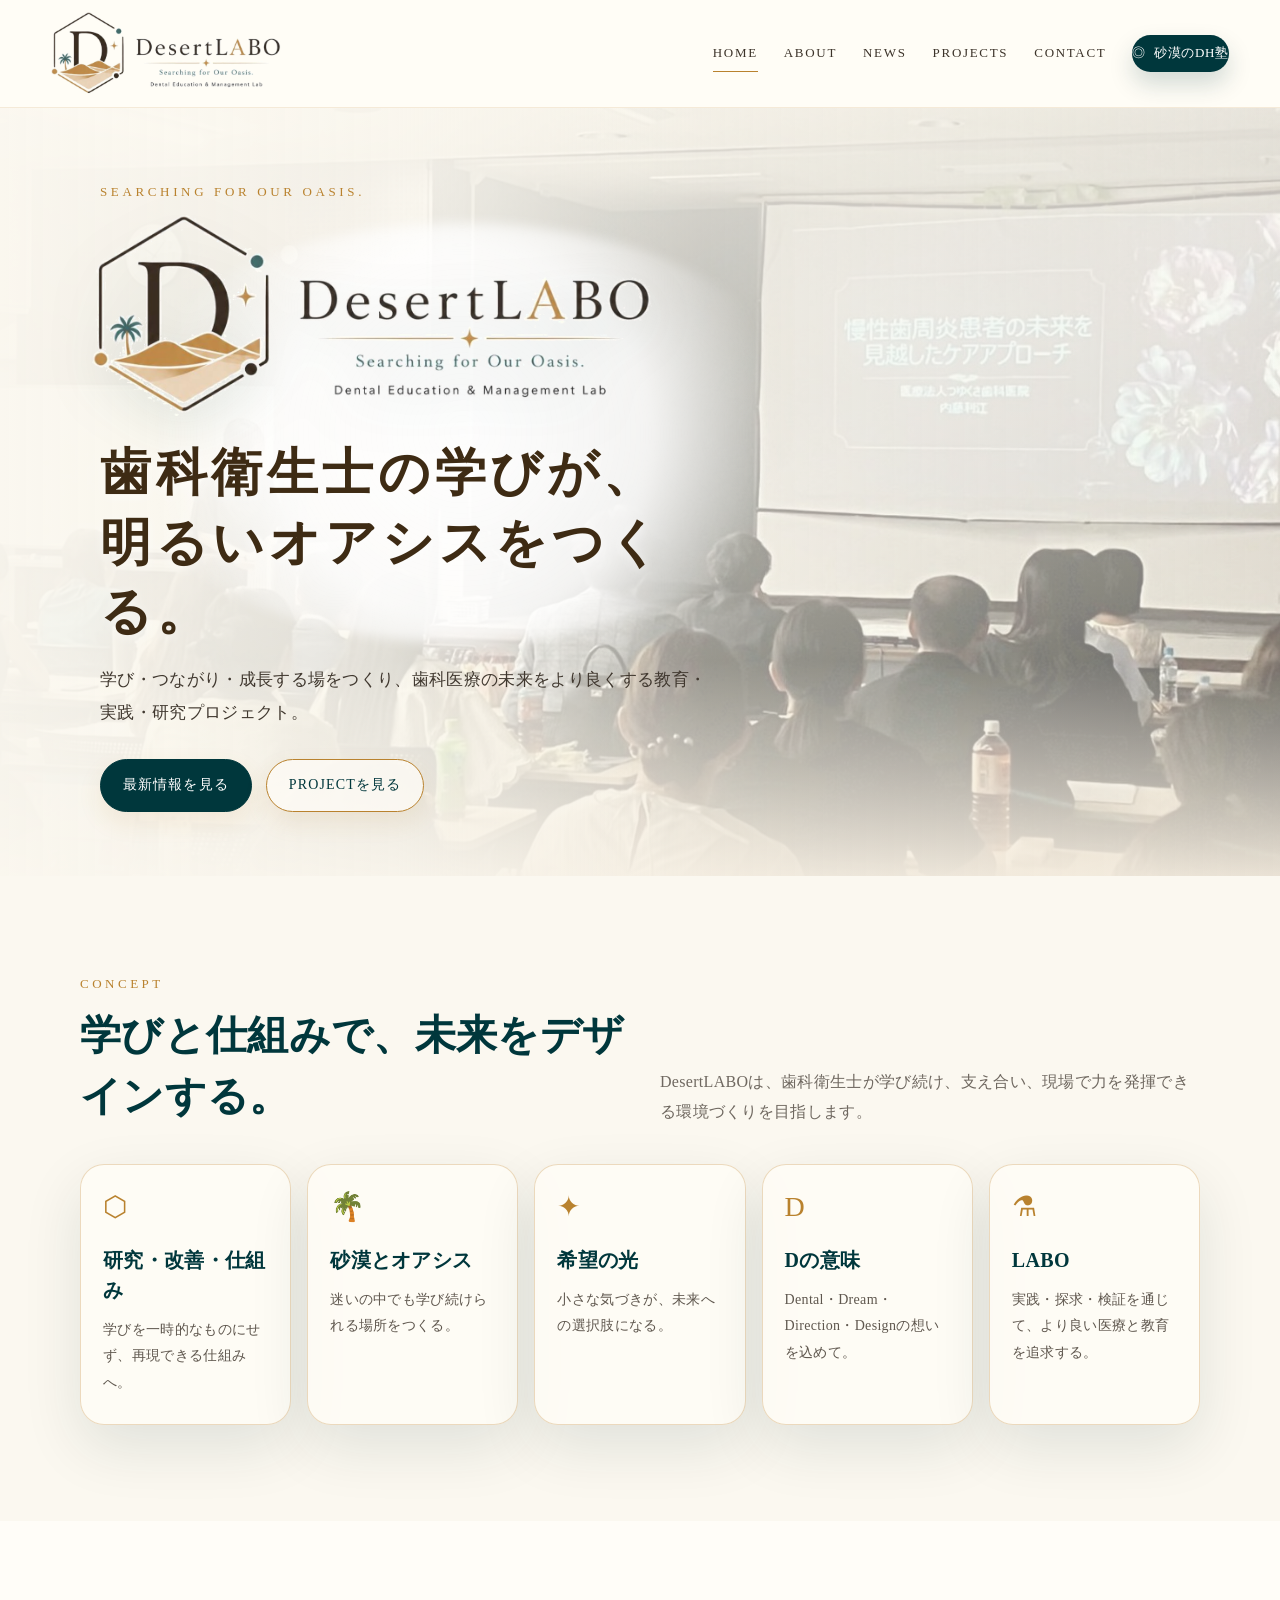
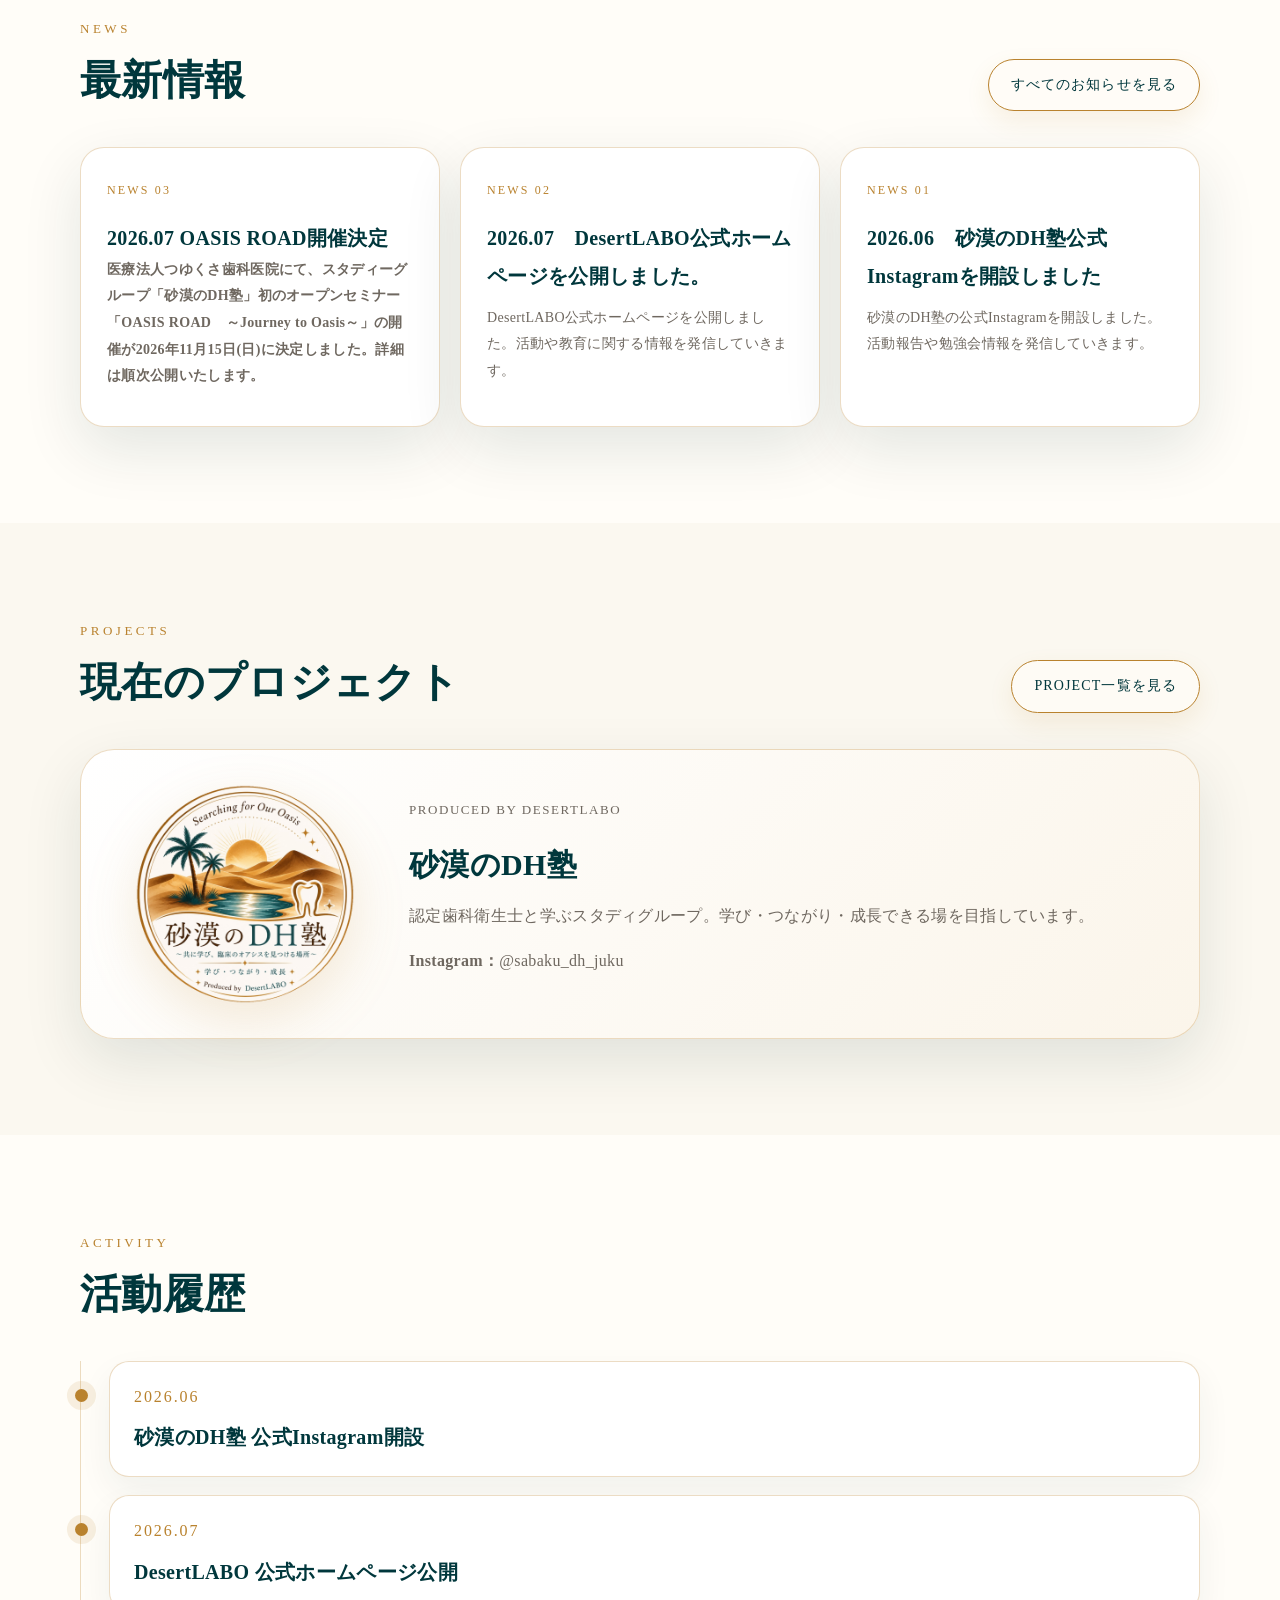
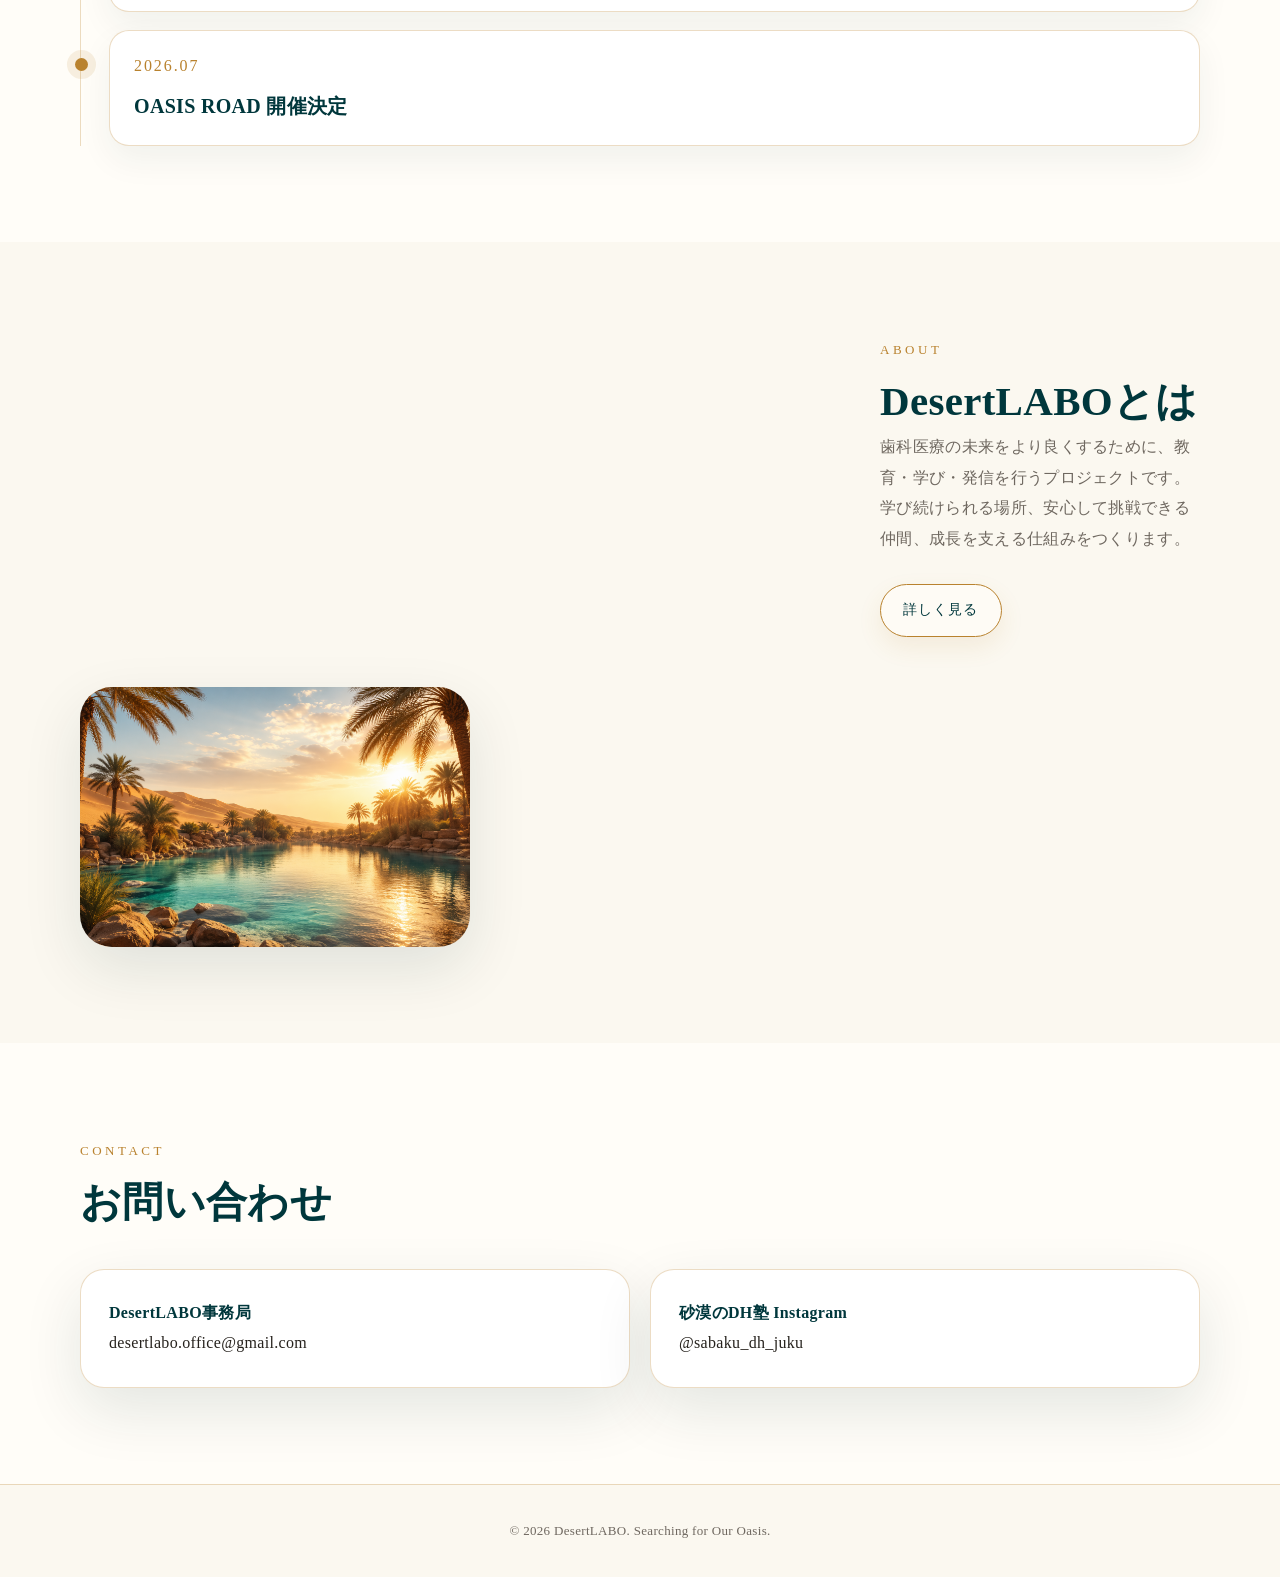
<file: index.html>
<!DOCTYPE html><html lang="ja"><head><meta charset="UTF-8"><meta name="viewport" content="width=device-width, initial-scale=1.0"><title>DesertLABO | 歯科衛生士の学びが、明るいオアシスをつくる。</title><meta name="description" content="DesertLABOは、歯科衛生士の教育・実践・研究を通じて歯科医療の未来をより良くするプロジェクトです。"><link rel="stylesheet" href="css/style.css"></head><body><header class="site-header"><div class="header-inner"><a class="header-logo" href="index.html"><img src="images/desertlabo-logo.png" alt="DesertLABO"></a><nav class="nav"><a class="active" href="index.html">HOME</a><a class="" href="about.html">ABOUT</a><a class="" href="news.html">NEWS</a><a class="" href="projects.html">PROJECTS</a><a class="" href="contact.html">CONTACT</a><a class="insta-pill" href="https://www.instagram.com/sabaku_dh_juku" target="_blank" rel="noopener"><span>◎</span> 砂漠のDH塾</a></nav></div></header>
<main>
<section class="hero"><div class="hero-glow" aria-hidden="true"></div><div class="hero-content"><div class="hero-copy"><p class="eyebrow">Searching for Our Oasis.</p><img class="hero-logo" src="images/desertlabo-logo.png" alt="DesertLABO Dental Education & Management Lab"><h1>歯科衛生士の学びが、<br>明るいオアシスをつくる。</h1><p class="hero-lead">学び・つながり・成長する場をつくり、歯科医療の未来をより良くする教育・実践・研究プロジェクト。</p><div class="hero-actions"><a class="btn primary" href="news.html">最新情報を見る</a><a class="btn" href="projects.html">PROJECTを見る</a></div></div></div></section>
<section class="section" id="concept"><div class="container"><div class="section-head"><div><p class="section-label">CONCEPT</p><h2 class="section-title">学びと仕組みで、未来をデザインする。</h2></div><p class="section-text">DesertLABOは、歯科衛生士が学び続け、支え合い、現場で力を発揮できる環境づくりを目指します。</p></div><div class="concept-grid"><article class="concept-card"><div class="concept-icon">⬡</div><h3>研究・改善・仕組み</h3><p>学びを一時的なものにせず、再現できる仕組みへ。</p></article><article class="concept-card"><div class="concept-icon">🌴</div><h3>砂漠とオアシス</h3><p>迷いの中でも学び続けられる場所をつくる。</p></article><article class="concept-card"><div class="concept-icon">✦</div><h3>希望の光</h3><p>小さな気づきが、未来への選択肢になる。</p></article><article class="concept-card"><div class="concept-icon">D</div><h3>Dの意味</h3><p>Dental・Dream・Direction・Designの想いを込めて。</p></article><article class="concept-card"><div class="concept-icon">⚗</div><h3>LABO</h3><p>実践・探求・検証を通じて、より良い医療と教育を追求する。</p></article></div></div></section>
<section class="section alt"><div class="container"><div class="section-head"><div><p class="section-label">NEWS</p><h2 class="section-title">最新情報</h2></div><a class="btn" href="news.html">すべてのお知らせを見る</a></div><div class="news-grid"><article class="news-card"><a href="oasis.html"><span class="news-meta">NEWS 03</span><h3>2026.07 OASIS ROAD開催決定<p>医療法人つゆくさ歯科医院にて、スタディーグループ「砂漠のDH塾」初のオープンセミナー「OASIS ROAD　～Journey to Oasis～」の開催が2026年11月15日(日)に決定しました。詳細は順次公開いたします。</p></h3></a></article></article><article class="news-card"><span class="news-meta">NEWS 02</span><h3>2026.07　DesertLABO公式ホームページを公開しました。</h3><p>DesertLABO公式ホームページを公開しました。活動や教育に関する情報を発信していきます。</p></article><article class="news-card"><span class="news-meta">NEWS 01</span><h3>2026.06　砂漠のDH塾公式Instagramを開設しました</h3><p>砂漠のDH塾の公式Instagramを開設しました。活動報告や勉強会情報を発信していきます。</p></article></div></div></section>
<section class="section"><div class="container"><div class="section-head"><div><p class="section-label">PROJECTS</p><h2 class="section-title">現在のプロジェクト</h2></div><a class="btn" href="projects.html">PROJECT一覧を見る</a></div><article class="project-card"><img class="project-logo" src="images/dhjuku-logo.png" alt="砂漠のDH塾"><div><p class="tagline">Produced by DesertLABO</p><h3>砂漠のDH塾</h3><p>認定歯科衛生士と学ぶスタディグループ。学び・つながり・成長できる場を目指しています。</p><p><strong>Instagram：</strong>@sabaku_dh_juku</p></div></article></div></section>
<section class="section alt"><div class="container"><div class="section-head"><div><p class="section-label">ACTIVITY</p><h2 class="section-title">活動履歴</h2></div></div><div class="timeline"><article class="timeline-item"><div class="timeline-date">2026.06</div><h3>砂漠のDH塾 公式Instagram開設</h3></article><article class="timeline-item"><a href="oasis.html"><div class="timeline-date">2026.07</div><h3>DesertLABO 公式ホームページ公開</h3></article><article class="timeline-item"><div class="timeline-date">2026.07</div><h3>OASIS ROAD 開催決定</h3></article></div></div></section>
<section class="section"><div class="container about-brief"><div><p class="section-label">ABOUT</p><h2 class="section-title">DesertLABOとは</h2><p class="section-text">歯科医療の未来をより良くするために、教育・学び・発信を行うプロジェクトです。学び続けられる場所、安心して挑戦できる仲間、成長を支える仕組みをつくります。</p><br><a class="btn" href="about.html">詳しく見る</a></div><img src="images/file_00000000f390720c9f0e84196c1664e4.png" alt="DesertLABO Oasis" class="oasis-mark"></div></section>
<section class="section alt"><div class="container"><div class="section-head"><div><p class="section-label">CONTACT</p><h2 class="section-title">お問い合わせ</h2></div></div><div class="contact-grid"><div class="contact-card"><strong>DesertLABO事務局</strong><br><a href="mailto:desertlabo.office@gmail.com">desertlabo.office@gmail.com</a></div><div class="contact-card"><strong>砂漠のDH塾 Instagram</strong><br><a href="https://www.instagram.com/sabaku_dh_juku" target="_blank" rel="noopener">@sabaku_dh_juku</a></div></div></div></section>
</main><footer class="footer"><div class="container">© 2026 DesertLABO. Searching for Our Oasis.</div></footer></body></html>
</file>
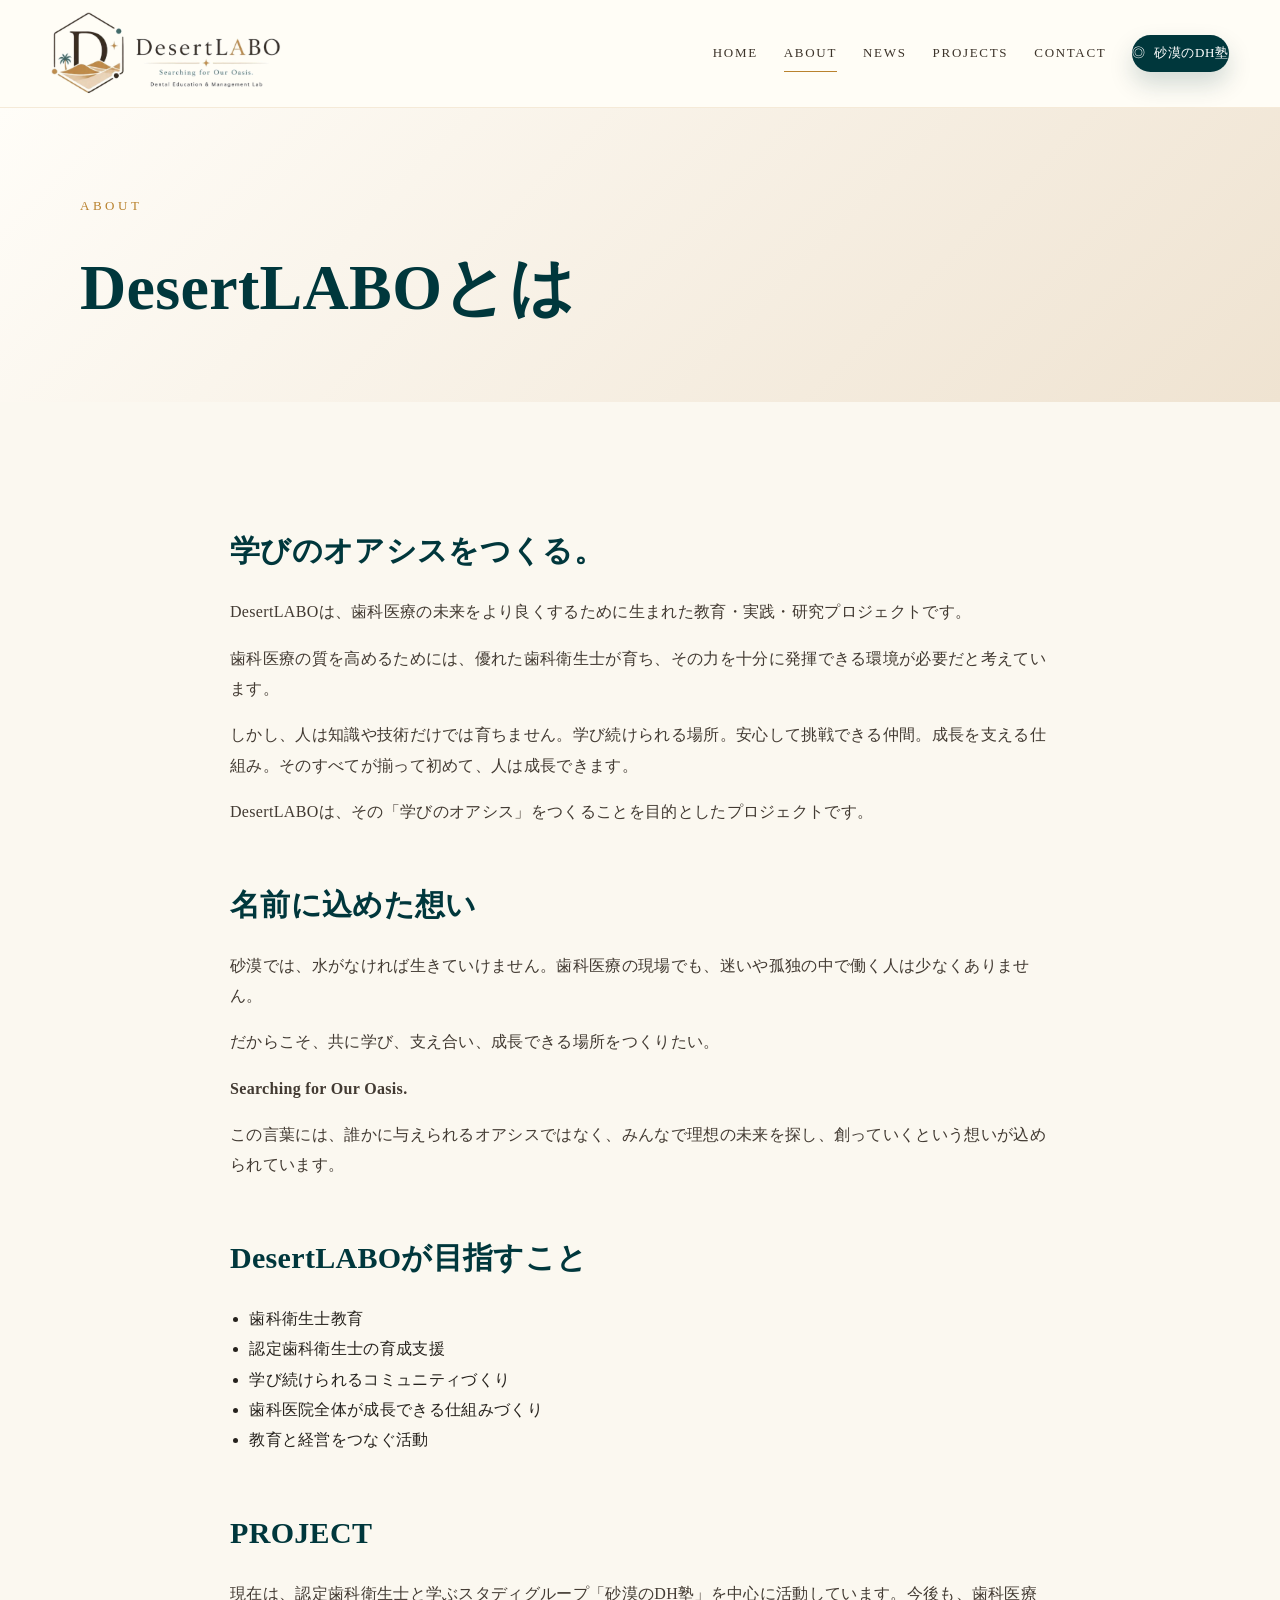
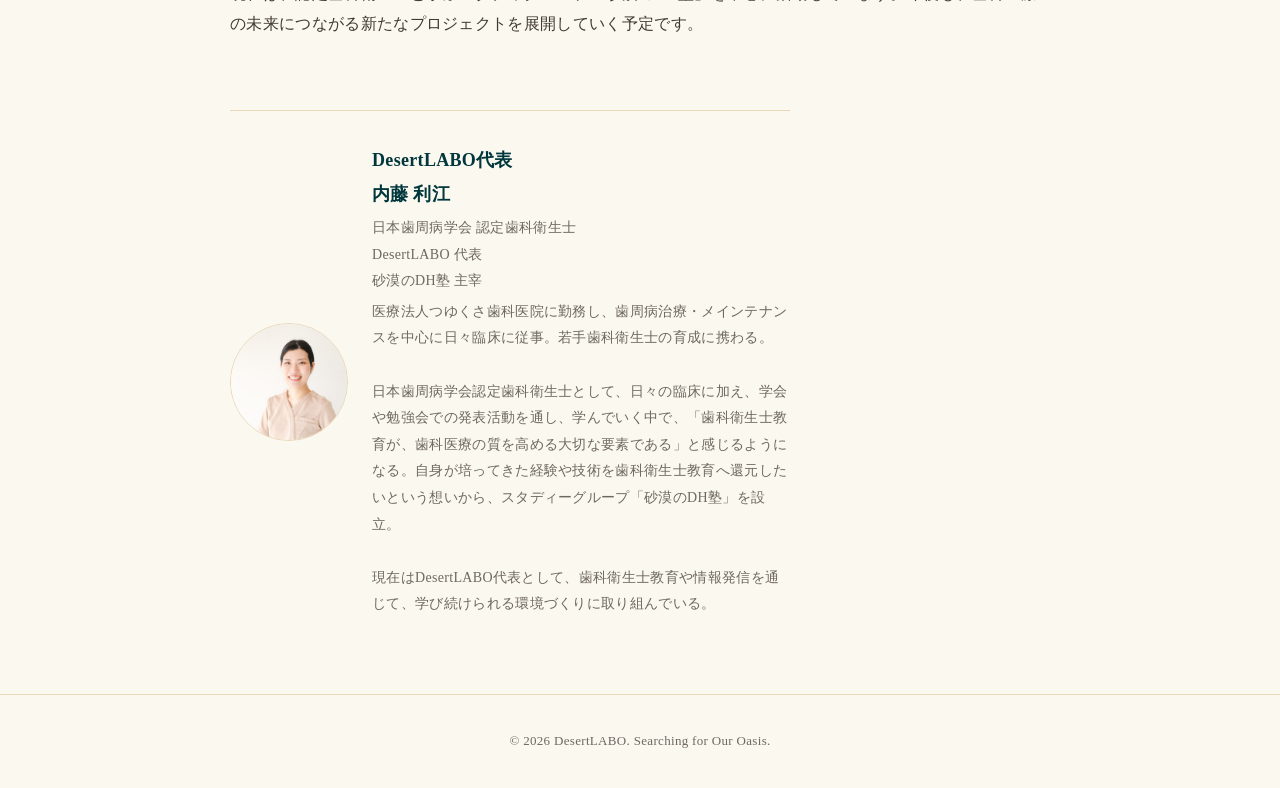
<file: about.html>
<!DOCTYPE html><html lang="ja"><head><meta charset="UTF-8"><meta name="viewport" content="width=device-width, initial-scale=1.0"><title>ABOUT | DesertLABO</title><link rel="stylesheet" href="css/style.css"></head><body><header class="site-header"><div class="header-inner"><a class="header-logo" href="index.html"><img src="images/desertlabo-logo.png" alt="DesertLABO"></a><nav class="nav"><a class="" href="index.html">HOME</a><a class="active" href="about.html">ABOUT</a><a class="" href="news.html">NEWS</a><a class="" href="projects.html">PROJECTS</a><a class="" href="contact.html">CONTACT</a><a class="insta-pill" href="https://www.instagram.com/sabaku_dh_juku" target="_blank" rel="noopener"><span>◎</span> 砂漠のDH塾</a></nav></div></header><main><section class="page-hero"><div class="container"><p class="section-label">ABOUT</p><h1>DesertLABOとは</h1></div></section><section class="page-content"><div class="container story"><h2>学びのオアシスをつくる。</h2><p>DesertLABOは、歯科医療の未来をより良くするために生まれた教育・実践・研究プロジェクトです。</p><p>歯科医療の質を高めるためには、優れた歯科衛生士が育ち、その力を十分に発揮できる環境が必要だと考えています。</p><p>しかし、人は知識や技術だけでは育ちません。学び続けられる場所。安心して挑戦できる仲間。成長を支える仕組み。そのすべてが揃って初めて、人は成長できます。</p><p>DesertLABOは、その「学びのオアシス」をつくることを目的としたプロジェクトです。</p><h2>名前に込めた想い</h2><p>砂漠では、水がなければ生きていけません。歯科医療の現場でも、迷いや孤独の中で働く人は少なくありません。</p><p>だからこそ、共に学び、支え合い、成長できる場所をつくりたい。</p><p><strong>Searching for Our Oasis.</strong></p><p>この言葉には、誰かに与えられるオアシスではなく、みんなで理想の未来を探し、創っていくという想いが込められています。</p><h2>DesertLABOが目指すこと</h2><ul class="list"><li>歯科衛生士教育</li><li>認定歯科衛生士の育成支援</li><li>学び続けられるコミュニティづくり</li><li>歯科医院全体が成長できる仕組みづくり</li><li>教育と経営をつなぐ活動</li></ul><h2>PROJECT</h2><p>現在は、認定歯科衛生士と学ぶスタディグループ「砂漠のDH塾」を中心に活動しています。今後も、歯科医療の未来につながる新たなプロジェクトを展開していく予定です。</p><div class="profile-mini"><img src="images/profile.jpg" alt="内藤 利江"><div><h3>DesertLABO代表<br>内藤 利江</h3><p>日本歯周病学会 認定歯科衛生士<br>
DesertLABO 代表<br>
砂漠のDH塾 主宰<p>
医療法人つゆくさ歯科医院に勤務し、歯周病治療・メインテナンスを中心に日々臨床に従事。若手歯科衛生士の育成に携わる。<br><br>

日本歯周病学会認定歯科衛生士として、日々の臨床に加え、学会や勉強会での発表活動を通し、学んでいく中で、「歯科衛生士教育が、歯科医療の質を高める大切な要素である」と感じるようになる。自身が培ってきた経験や技術を歯科衛生士教育へ還元したいという想いから、スタディーグループ「砂漠のDH塾」を設立。<br><br>

現在はDesertLABO代表として、歯科衛生士教育や情報発信を通じて、学び続けられる環境づくりに取り組んでいる。
</p>

</p></div></div></div></section></main><footer class="footer"><div class="container">© 2026 DesertLABO. Searching for Our Oasis.</div></footer></body></html>
</file>
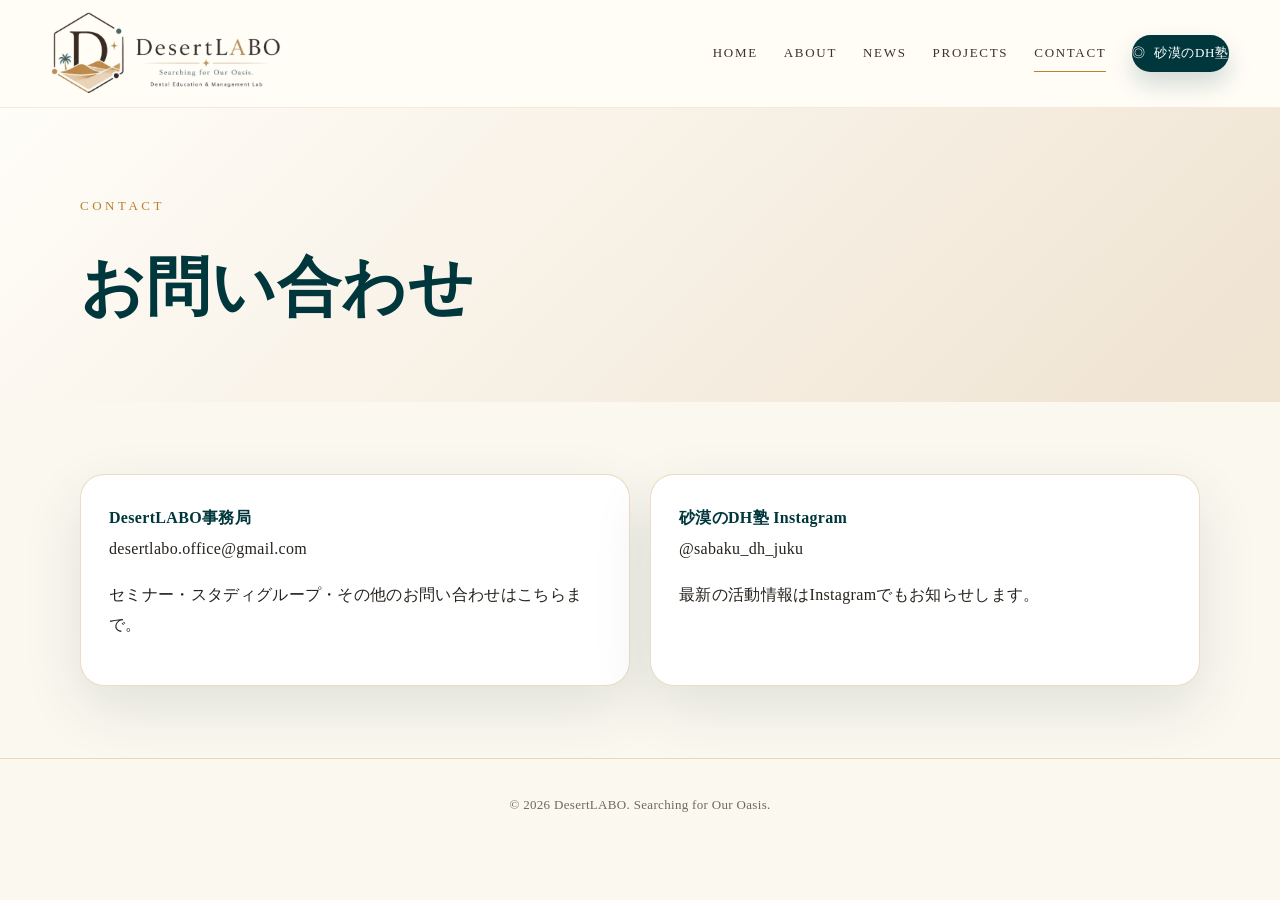
<file: contact.html>
<!DOCTYPE html><html lang="ja"><head><meta charset="UTF-8"><meta name="viewport" content="width=device-width, initial-scale=1.0"><title>CONTACT | DesertLABO</title><link rel="stylesheet" href="css/style.css"></head><body><header class="site-header"><div class="header-inner"><a class="header-logo" href="index.html"><img src="images/desertlabo-logo.png" alt="DesertLABO"></a><nav class="nav"><a class="" href="index.html">HOME</a><a class="" href="about.html">ABOUT</a><a class="" href="news.html">NEWS</a><a class="" href="projects.html">PROJECTS</a><a class="active" href="contact.html">CONTACT</a><a class="insta-pill" href="https://www.instagram.com/sabaku_dh_juku" target="_blank" rel="noopener"><span>◎</span> 砂漠のDH塾</a></nav></div></header><main><section class="page-hero"><div class="container"><p class="section-label">CONTACT</p><h1>お問い合わせ</h1></div></section><section class="page-content"><div class="container"><div class="contact-grid"><div class="contact-card"><strong>DesertLABO事務局</strong><br><a href="mailto:desertlabo.office@gmail.com">desertlabo.office@gmail.com</a><p>セミナー・スタディグループ・その他のお問い合わせはこちらまで。</p></div><div class="contact-card"><strong>砂漠のDH塾 Instagram</strong><br><a href="https://www.instagram.com/sabaku_dh_juku" target="_blank" rel="noopener">@sabaku_dh_juku</a><p>最新の活動情報はInstagramでもお知らせします。</p></div></div></div></section></main><footer class="footer"><div class="container">© 2026 DesertLABO. Searching for Our Oasis.</div></footer></body></html>
</file>
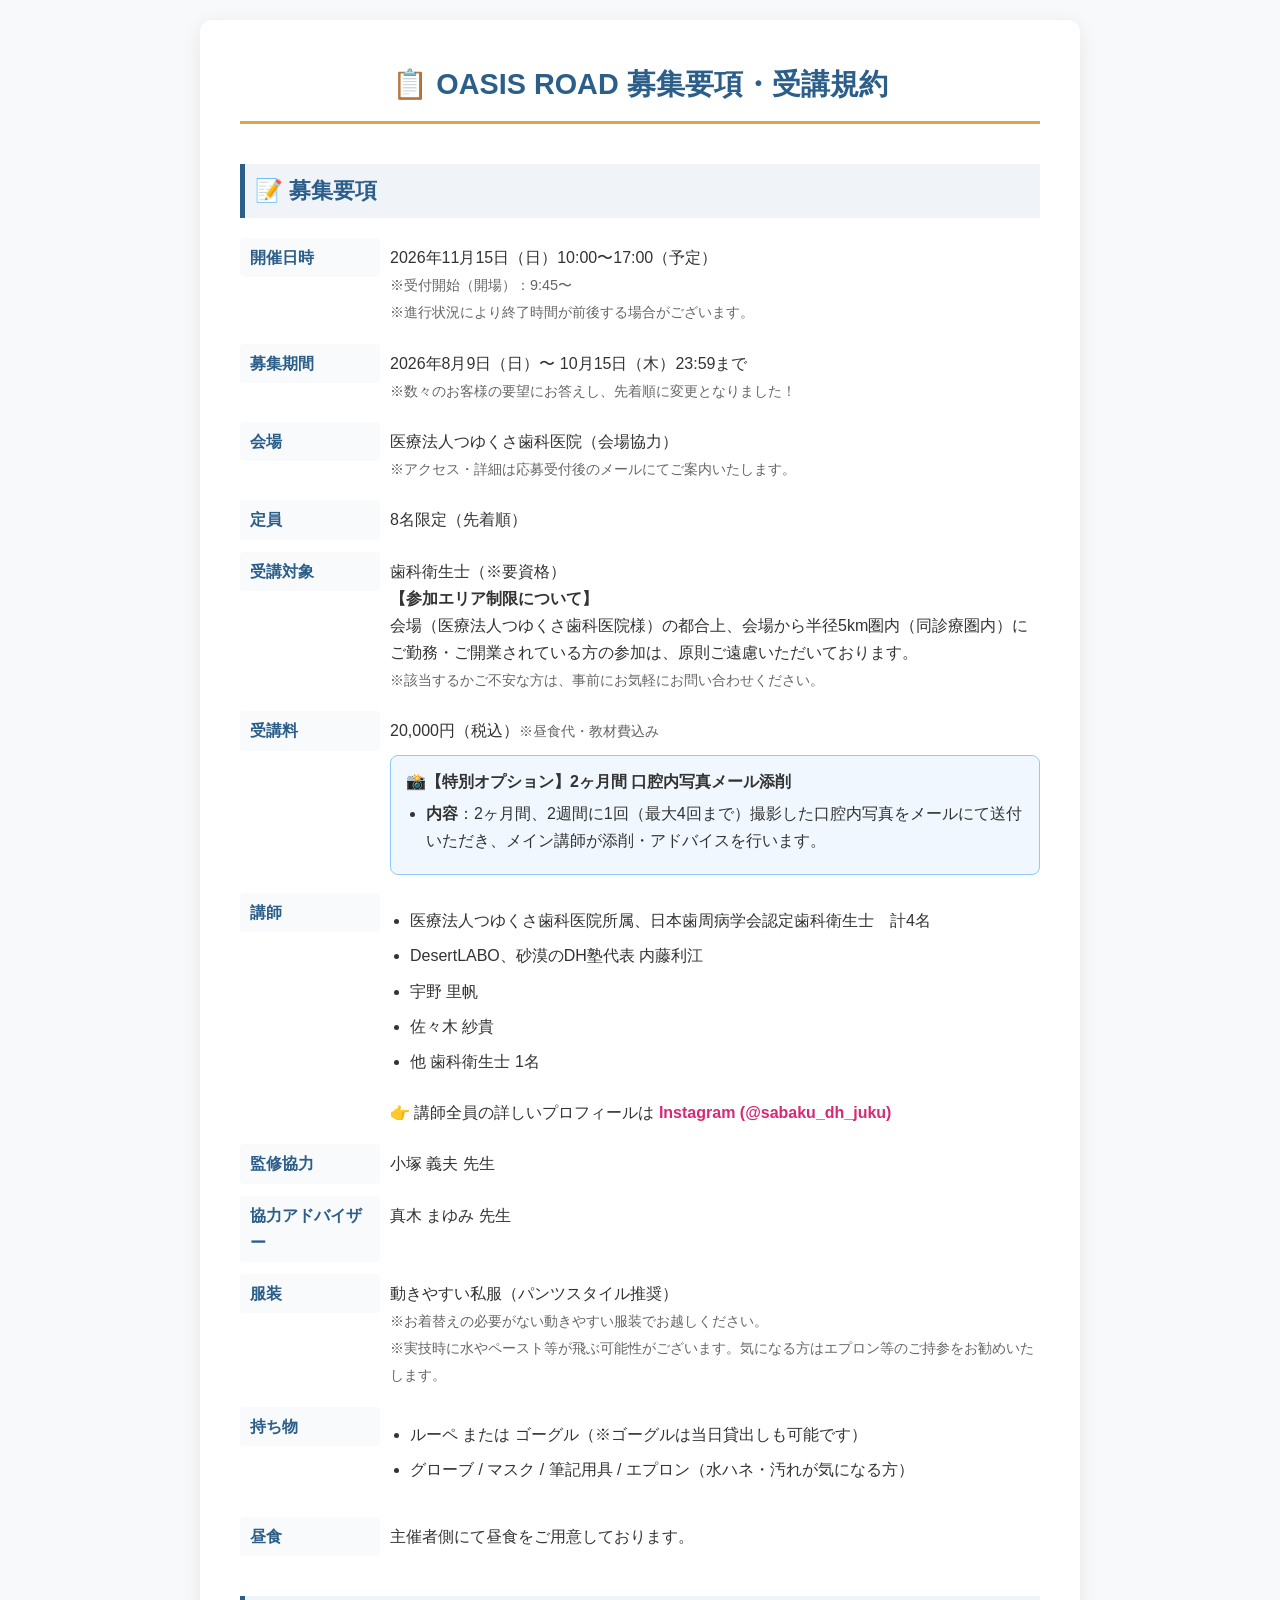
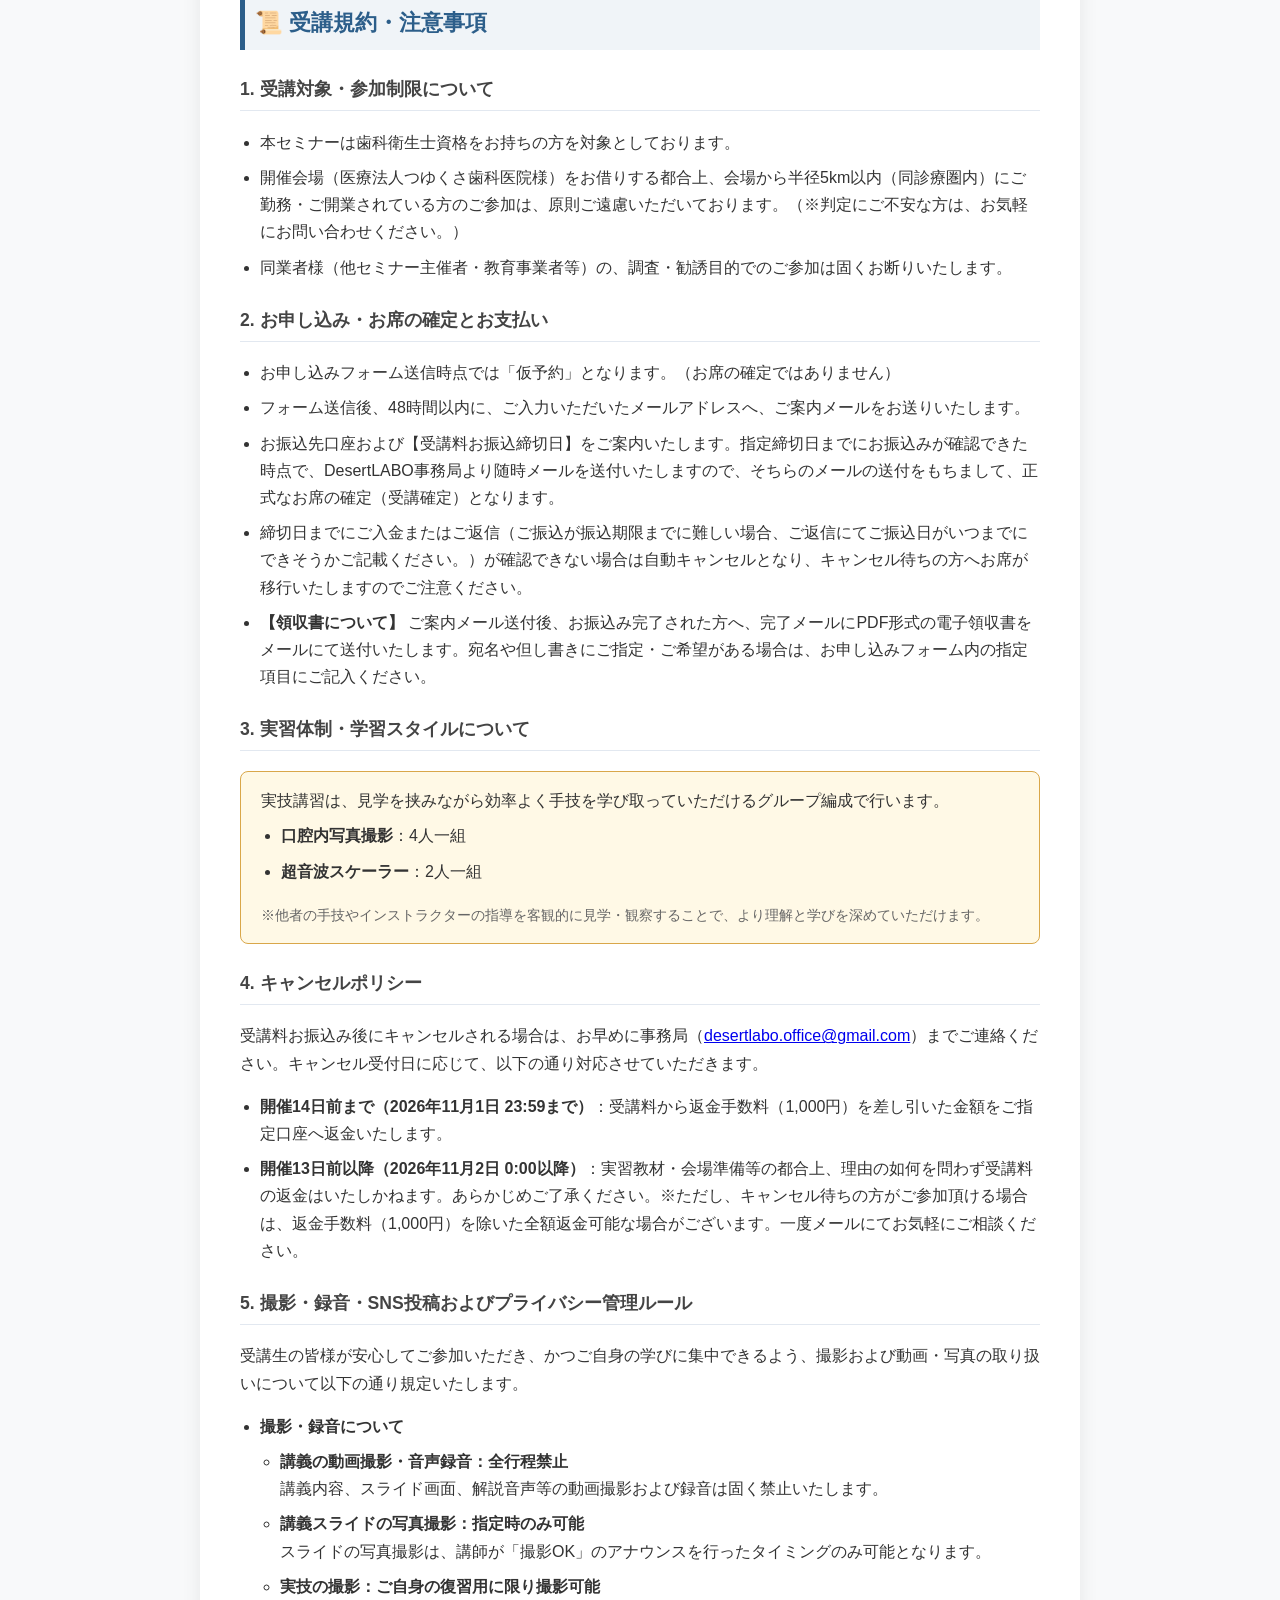
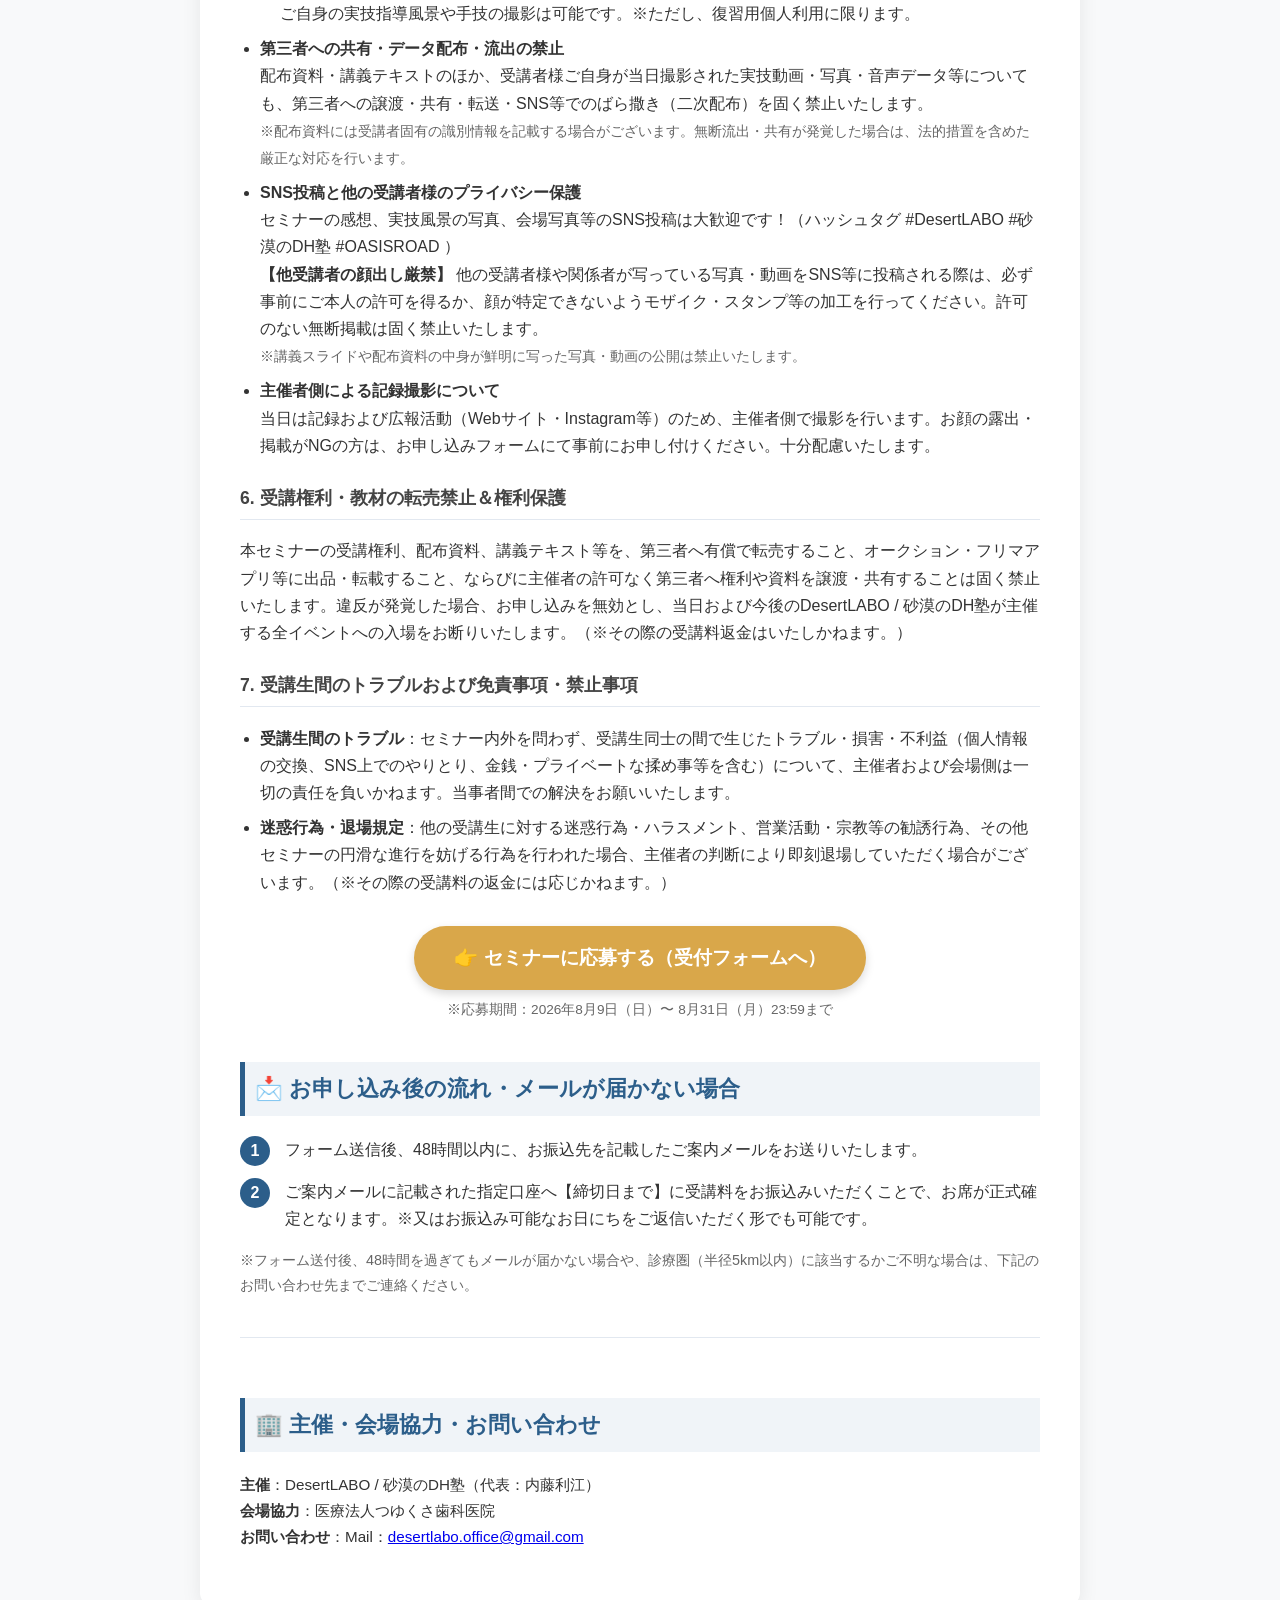
<file: oasis.html>
<!DOCTYPE html>
<html lang="ja">
<head>
    <meta charset="UTF-8">
    <meta name="viewport" content="width=device-width, initial-scale=1.0">
    <title>OASIS ROAD セミナー募集要項</title>
    <style>
        :root {
            --primary-color: #2c5e8a;
            --secondary-color: #d9a74a;
            --bg-color: #f8f9fa;
            --text-color: #333333;
            --card-bg: #ffffff;
            --border-color: #e2e8f0;
        }

        body {
            font-family: -apple-system, BlinkMacSystemFont, "Segoe UI", Roboto, "Helvetica Neue", Arial, sans-serif;
            line-height: 1.7;
            color: var(--text-color);
            background-color: var(--bg-color);
            margin: 0;
            padding: 20px 10px;
        }

        .container {
            max-width: 800px;
            margin: 0 auto;
            background: var(--card-bg);
            padding: 40px;
            border-radius: 12px;
            box-shadow: 0 4px 20px rgba(0,0,0,0.08);
        }

        @media (max-width: 600px) {
            .container {
                padding: 20px 15px;
            }
        }

        h1 {
            color: var(--primary-color);
            text-align: center;
            font-size: 1.8rem;
            border-bottom: 3px solid var(--secondary-color);
            padding-bottom: 12px;
            margin-top: 0;
        }

        h2 {
            color: var(--primary-color);
            font-size: 1.4rem;
            border-left: 5px solid var(--primary-color);
            padding-left: 10px;
            margin-top: 40px;
            margin-bottom: 20px;
            background: #f0f4f8;
            padding-top: 8px;
            padding-bottom: 8px;
        }

        h3 {
            font-size: 1.1rem;
            color: #444;
            border-bottom: 1px solid var(--border-color);
            padding-bottom: 5px;
            margin-top: 25px;
        }

        dl {
            display: grid;
            grid-template-columns: 140px 1fr;
            row-gap: 12px;
            column-gap: 10px;
            margin: 0;
        }

        @media (max-width: 600px) {
            dl {
                grid-template-columns: 1fr;
                row-gap: 4px;
            }
            dt {
                margin-top: 10px;
            }
        }

        dt {
            font-weight: bold;
            color: var(--primary-color);
            background: #f8fafc;
            padding: 6px 10px;
            border-radius: 4px;
            align-self: start;
        }

        dd {
            margin: 0;
            padding: 6px 0;
        }

        ul, ol {
            padding-left: 20px;
            margin-top: 8px;
        }

        li {
            margin-bottom: 8px;
        }

        .highlight-box {
            background-color: #fff9e6;
            border: 1px solid var(--secondary-color);
            border-radius: 8px;
            padding: 15px 20px;
            margin: 20px 0;
        }

        .note {
            font-size: 0.9rem;
            color: #666;
        }

        .instagram-link {
            display: inline-block;
            margin-top: 8px;
            color: #d62976;
            font-weight: bold;
            text-decoration: none;
        }

        .instagram-link:hover {
            text-decoration: underline;
        }

        .step-list {
            list-style: none;
            padding-left: 0;
            counter-reset: step-counter;
        }

        .step-list li {
            position: relative;
            padding-left: 45px;
            margin-bottom: 15px;
        }

        .step-list li::before {
            counter-increment: step-counter;
            content: counter(step-counter);
            position: absolute;
            left: 0;
            top: 0;
            width: 30px;
            height: 30px;
            background-color: var(--primary-color);
            color: white;
            border-radius: 50%;
            text-align: center;
            line-height: 30px;
            font-weight: bold;
        }

        footer {
            margin-top: 40px;
            padding-top: 20px;
            border-top: 1px solid var(--border-color);
            font-size: 0.95rem;
        }
    </style>
</head>
<body>

<div class="container">
    <h1>📋 OASIS ROAD 募集要項・受講規約</h1>

    <h2>📝 募集要項</h2>
    <dl>
        <dt>開催日時</dt>
        <dd>
            2026年11月15日（日）10:00〜17:00（予定）<br>
            <span class="note">※受付開始（開場）：9:45〜<br>
            ※進行状況により終了時間が前後する場合がございます。</span>
        </dd>

        <dt>募集期間</dt>
        <dd>
            2026年8月9日（日）〜 10月15日（木）23:59まで<br>
            <span class="note">※数々のお客様の要望にお答えし、先着順に変更となりました！</span>
        </dd>

        <dt>会場</dt>
        <dd>
            医療法人つゆくさ歯科医院（会場協力）<br>
            <span class="note">※アクセス・詳細は応募受付後のメールにてご案内いたします。</span>
        </dd>

        <dt>定員</dt>
        <dd>8名限定（先着順）</dd>

        <dt>受講対象</dt>
        <dd>
            歯科衛生士（※要資格）<br>
            <strong>【参加エリア制限について】</strong><br>
            会場（医療法人つゆくさ歯科医院様）の都合上、会場から半径5km圏内（同診療圏内）にご勤務・ご開業されている方の参加は、原則ご遠慮いただいております。<br>
            <span class="note">※該当するかご不安な方は、事前にお気軽にお問い合わせください。</span>
        </dd>

                <dt>受講料</dt>
        <dd>
            20,000円（税込）<span class="note">※昼食代・教材費込み</span>
            
            <div style="background-color: #f0f7ff; border: 1px solid #90caf9; border-radius: 8px; padding: 12px 15px; margin-top: 10px;">
                <strong>📸【特別オプション】2ヶ月間 口腔内写真メール添削</strong>
                <ul style="margin: 5px 0 0 0; padding-left: 20px;">
                    <li><strong>内容</strong>：2ヶ月間、2週間に1回（最大4回まで）撮影した口腔内写真をメールにて送付いただき、メイン講師が添削・アドバイスを行います。</li>
                </ul>
            </div>
        </dd>

        <dt>講師</dt>
        <dd>
            <ul>
                <li>医療法人つゆくさ歯科医院所属、日本歯周病学会認定歯科衛生士　計4名</li>
                <li>DesertLABO、砂漠のDH塾代表 内藤利江</li>
                <li>宇野 里帆</li>
                <li>佐々木 紗貴</li>
                <li>他 歯科衛生士 1名</li>
            </ul>
            👉 講師全員の詳しいプロフィールは 
            <a href="https://www.instagram.com/sabaku_dh_juku" target="_blank" class="instagram-link">Instagram (@sabaku_dh_juku)</a>
        </dd>

        <dt>監修協力</dt>
        <dd>小塚 義夫 先生</dd>

        <dt>協力アドバイザー</dt>
        <dd>真木 まゆみ 先生</dd>

        <dt>服装</dt>
        <dd>
            動きやすい私服（パンツスタイル推奨）<br>
            <span class="note">※お着替えの必要がない動きやすい服装でお越しください。<br>
            ※実技時に水やペースト等が飛ぶ可能性がございます。気になる方はエプロン等のご持参をお勧めいたします。</span>
        </dd>

        <dt>持ち物</dt>
        <dd>
            <ul>
                <li>ルーペ または ゴーグル（※ゴーグルは当日貸出しも可能です）</li>
                <li>グローブ / マスク / 筆記用具 / エプロン（水ハネ・汚れが気になる方）</li>
            </ul>
        </dd>

        <dt>昼食</dt>
        <dd>主催者側にて昼食をご用意しております。</dd>
    </dl>

    <h2>📜 受講規約・注意事項</h2>

    <h3>1. 受講対象・参加制限について</h3>
    <ul>
        <li>本セミナーは歯科衛生士資格をお持ちの方を対象としております。</li>
        <li>開催会場（医療法人つゆくさ歯科医院様）をお借りする都合上、会場から半径5km以内（同診療圏内）にご勤務・ご開業されている方のご参加は、原則ご遠慮いただいております。（※判定にご不安な方は、お気軽にお問い合わせください。）</li>
        <li>同業者様（他セミナー主催者・教育事業者等）の、調査・勧誘目的でのご参加は固くお断りいたします。</li>
    </ul>

    <h3>2. お申し込み・お席の確定とお支払い</h3>
    <ul>
        <li>お申し込みフォーム送信時点では「仮予約」となります。（お席の確定ではありません）</li>
        <li>フォーム送信後、48時間以内に、ご入力いただいたメールアドレスへ、ご案内メールをお送りいたします。</li>
        <li>お振込先口座および【受講料お振込締切日】をご案内いたします。指定締切日までにお振込みが確認できた時点で、DesertLABO事務局より随時メールを送付いたしますので、そちらのメールの送付をもちまして、正式なお席の確定（受講確定）となります。</li>
        <li>締切日までにご入金またはご返信（ご振込が振込期限までに難しい場合、ご返信にてご振込日がいつまでにできそうかご記載ください。）が確認できない場合は自動キャンセルとなり、キャンセル待ちの方へお席が移行いたしますのでご注意ください。</li>
        <li><strong>【領収書について】</strong> ご案内メール送付後、お振込み完了された方へ、完了メールにPDF形式の電子領収書をメールにて送付いたします。宛名や但し書きにご指定・ご希望がある場合は、お申し込みフォーム内の指定項目にご記入ください。</li>
    </ul>

    <h3>3. 実習体制・学習スタイルについて</h3>
    <div class="highlight-box">
        実技講習は、見学を挟みながら効率よく手技を学び取っていただけるグループ編成で行います。
        <ul>
            <li><strong>口腔内写真撮影</strong>：4人一組</li>
            <li><strong>超音波スケーラー</strong>：2人一組</li>
        </ul>
        <span class="note">※他者の手技やインストラクターの指導を客観的に見学・観察することで、より理解と学びを深めていただけます。</span>
    </div>

    <h3>4. キャンセルポリシー</h3>
    <p>受講料お振込み後にキャンセルされる場合は、お早めに事務局（<a href="mailto:desertlabo.office@gmail.com">desertlabo.office@gmail.com</a>）までご連絡ください。キャンセル受付日に応じて、以下の通り対応させていただきます。</p>
    <ul>
        <li><strong>開催14日前まで（2026年11月1日 23:59まで）</strong>：受講料から返金手数料（1,000円）を差し引いた金額をご指定口座へ返金いたします。</li>
        <li><strong>開催13日前以降（2026年11月2日 0:00以降）</strong>：実習教材・会場準備等の都合上、理由の如何を問わず受講料の返金はいたしかねます。あらかじめご了承ください。※ただし、キャンセル待ちの方がご参加頂ける場合は、返金手数料（1,000円）を除いた全額返金可能な場合がございます。一度メールにてお気軽にご相談ください。</li>
    </ul>

    <h3>5. 撮影・録音・SNS投稿およびプライバシー管理ルール</h3>
    <p>受講生の皆様が安心してご参加いただき、かつご自身の学びに集中できるよう、撮影および動画・写真の取り扱いについて以下の通り規定いたします。</p>
    <ul>
        <li><strong>撮影・録音について</strong>
            <ul>
                <li><strong>講義の動画撮影・音声録音：全行程禁止</strong><br>講義内容、スライド画面、解説音声等の動画撮影および録音は固く禁止いたします。</li>
                <li><strong>講義スライドの写真撮影：指定時のみ可能</strong><br>スライドの写真撮影は、講師が「撮影OK」のアナウンスを行ったタイミングのみ可能となります。</li>
                <li><strong>実技の撮影：ご自身の復習用に限り撮影可能</strong><br>ご自身の実技指導風景や手技の撮影は可能です。※ただし、復習用個人利用に限ります。</li>
            </ul>
        </li>
        <li><strong>第三者への共有・データ配布・流出の禁止</strong><br>
            配布資料・講義テキストのほか、受講者様ご自身が当日撮影された実技動画・写真・音声データ等についても、第三者への譲渡・共有・転送・SNS等でのばら撒き（二次配布）を固く禁止いたします。<br>
            <span class="note">※配布資料には受講者固有の識別情報を記載する場合がございます。無断流出・共有が発覚した場合は、法的措置を含めた厳正な対応を行います。</span>
        </li>
        <li><strong>SNS投稿と他の受講者様のプライバシー保護</strong><br>
            セミナーの感想、実技風景の写真、会場写真等のSNS投稿は大歓迎です！（ハッシュタグ #DesertLABO #砂漠のDH塾 #OASISROAD ）<br>
            <strong>【他受講者の顔出し厳禁】</strong> 他の受講者様や関係者が写っている写真・動画をSNS等に投稿される際は、必ず事前にご本人の許可を得るか、顔が特定できないようモザイク・スタンプ等の加工を行ってください。許可のない無断掲載は固く禁止いたします。<br>
            <span class="note">※講義スライドや配布資料の中身が鮮明に写った写真・動画の公開は禁止いたします。</span>
        </li>
        <li><strong>主催者側による記録撮影について</strong><br>
            当日は記録および広報活動（Webサイト・Instagram等）のため、主催者側で撮影を行います。お顔の露出・掲載がNGの方は、お申し込みフォームにて事前にお申し付けください。十分配慮いたします。
        </li>
    </ul>

    <h3>6. 受講権利・教材の転売禁止＆権利保護</h3>
    <p>本セミナーの受講権利、配布資料、講義テキスト等を、第三者へ有償で転売すること、オークション・フリマアプリ等に出品・転載すること、ならびに主催者の許可なく第三者へ権利や資料を譲渡・共有することは固く禁止いたします。違反が発覚した場合、お申し込みを無効とし、当日および今後のDesertLABO / 砂漠のDH塾が主催する全イベントへの入場をお断りいたします。（※その際の受講料返金はいたしかねます。）</p>

    <h3>7. 受講生間のトラブルおよび免責事項・禁止事項</h3>
    <ul>
        <li><strong>受講生間のトラブル</strong>：セミナー内外を問わず、受講生同士の間で生じたトラブル・損害・不利益（個人情報の交換、SNS上でのやりとり、金銭・プライベートな揉め事等を含む）について、主催者および会場側は一切の責任を負いかねます。当事者間での解決をお願いいたします。</li>
        <li><strong>迷惑行為・退場規定</strong>：他の受講生に対する迷惑行為・ハラスメント、営業活動・宗教等の勧誘行為、その他セミナーの円滑な進行を妨げる行為を行われた場合、主催者の判断により即刻退場していただく場合がございます。（※その際の受講料の返金には応じかねます。）</li>
    </ul>
<!-- お申し込みボタン -->
<div style="text-align: center; margin: 30px 0;">
    <a href="https://forms.gle/UKwKJ51QX4BMHSee9" target="_blank" style="display: inline-block; background-color: #d9a74a; color: #ffffff; font-size: 1.2rem; font-weight: bold; padding: 16px 40px; border-radius: 50px; text-decoration: none; box-shadow: 0 4px 10px rgba(0,0,0,0.15); transition: all 0.3s ease;">
        👉 セミナーに応募する（受付フォームへ）
    </a>
    <p style="font-size: 0.85rem; color: #666; margin-top: 8px;">※応募期間：2026年8月9日（日）〜 8月31日（月）23:59まで</p>
</div>

    <h2>📩 お申し込み後の流れ・メールが届かない場合</h2>
    <ol class="step-list">
        <li>フォーム送信後、48時間以内に、お振込先を記載したご案内メールをお送りいたします。</li>
        <li>ご案内メールに記載された指定口座へ【締切日まで】に受講料をお振込みいただくことで、お席が正式確定となります。※又はお振込み可能なお日にちをご返信いただく形でも可能です。</li>
    </ol>
    <p class="note">※フォーム送付後、48時間を過ぎてもメールが届かない場合や、診療圏（半径5km以内）に該当するかご不明な場合は、下記のお問い合わせ先までご連絡ください。</p>

    <footer>
        <h2>🏢 主催・会場協力・お問い合わせ</h2>
        <p>
            <strong>主催</strong>：DesertLABO / 砂漠のDH塾（代表：内藤利江）<br>
            <strong>会場協力</strong>：医療法人つゆくさ歯科医院<br>
            <strong>お問い合わせ</strong>：Mail：<a href="mailto:desertlabo.office@gmail.com">desertlabo.office@gmail.com</a>
        </p>
    </footer>
</div>

</body>
</html>
</file>
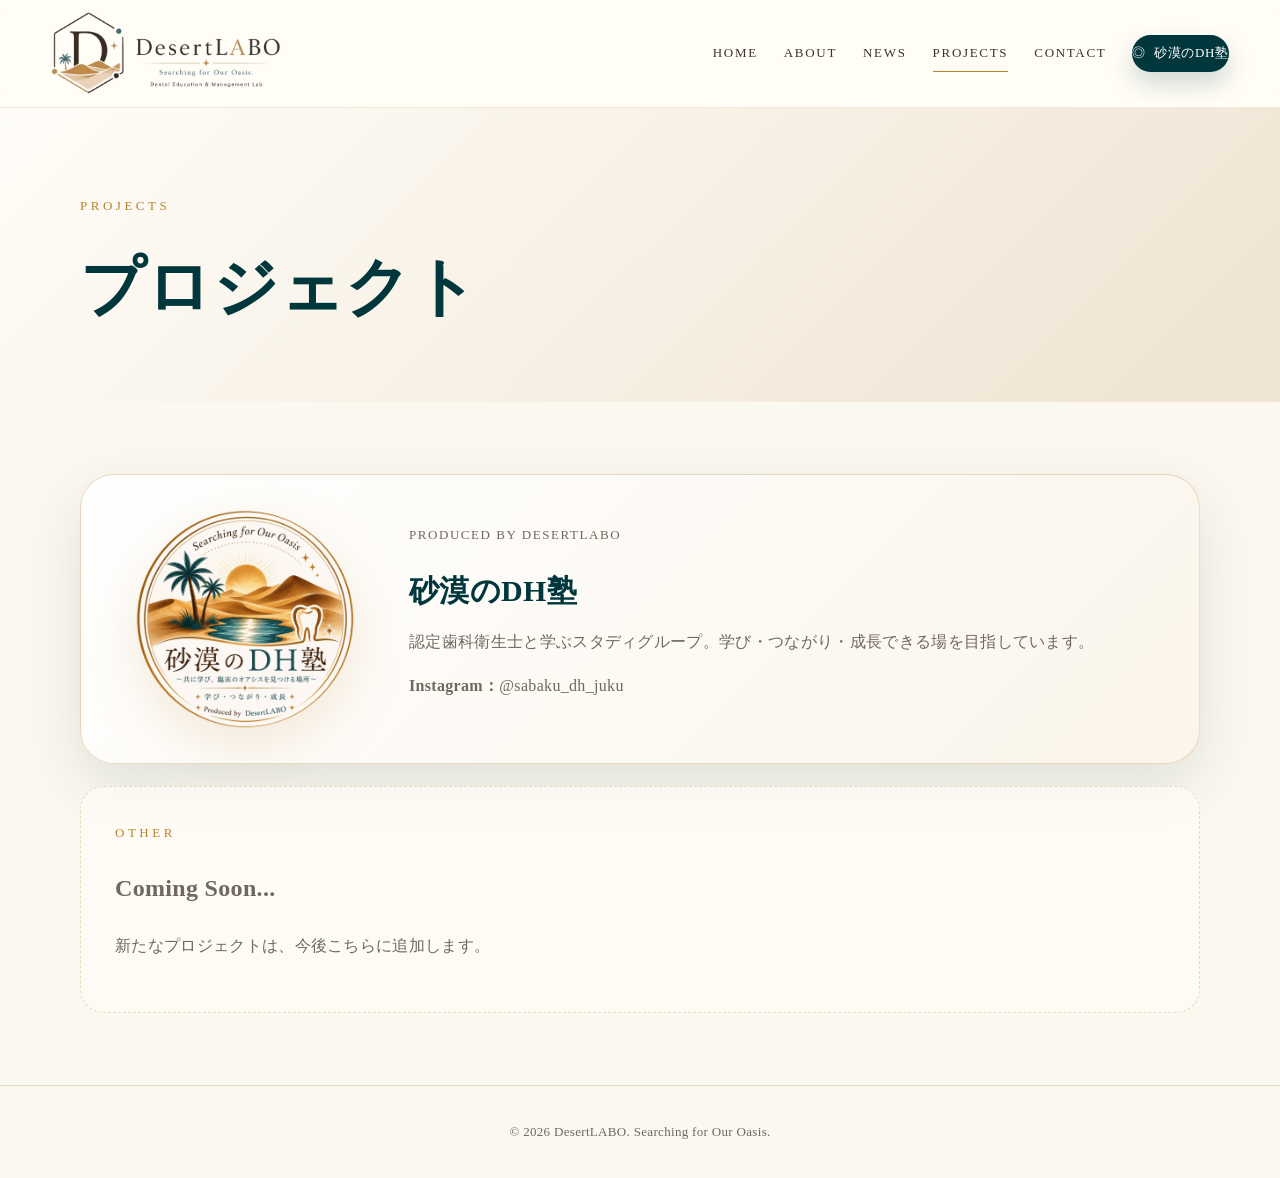
<file: projects.html>
<!DOCTYPE html><html lang="ja"><head><meta charset="UTF-8"><meta name="viewport" content="width=device-width, initial-scale=1.0"><title>PROJECTS | DesertLABO</title><link rel="stylesheet" href="css/style.css"></head><body><header class="site-header"><div class="header-inner"><a class="header-logo" href="index.html"><img src="images/desertlabo-logo.png" alt="DesertLABO"></a><nav class="nav"><a class="" href="index.html">HOME</a><a class="" href="about.html">ABOUT</a><a class="" href="news.html">NEWS</a><a class="active" href="projects.html">PROJECTS</a><a class="" href="contact.html">CONTACT</a><a class="insta-pill" href="https://www.instagram.com/sabaku_dh_juku" target="_blank" rel="noopener"><span>◎</span> 砂漠のDH塾</a></nav></div></header><main><section class="page-hero"><div class="container"><p class="section-label">PROJECTS</p><h1>プロジェクト</h1></div></section><section class="page-content"><div class="container project-list"><article class="project-card"><img class="project-logo" src="images/dhjuku-logo.png" alt="砂漠のDH塾"><div><p class="tagline">Produced by DesertLABO</p><h3>砂漠のDH塾</h3><p>認定歯科衛生士と学ぶスタディグループ。学び・つながり・成長できる場を目指しています。</p><p><strong>Instagram：</strong>@sabaku_dh_juku</p></div></article><div class="other-card"><p class="section-label">Other</p><h2>Coming Soon...</h2><p>新たなプロジェクトは、今後こちらに追加します。</p></div></div></section></main><footer class="footer"><div class="container">© 2026 DesertLABO. Searching for Our Oasis.</div></footer></body></html>
</file>
<file: css/style.css>
:root{
  --teal:#004a50;
  --teal-dark:#00373c;
  --gold:#b9822e;
  --sand:#efe3d1;
  --ivory:#fbf8f0;
  --cream:#fffdf7;
  --ink:#26221d;
  --muted:#6f6860;
  --line:rgba(185,130,46,.28);
  --shadow:0 22px 60px rgba(0,45,50,.11);
}
*{box-sizing:border-box}
html{scroll-behavior:smooth}
body{margin:0;background:var(--ivory);color:var(--ink);font-family:"Hiragino Mincho ProN","Yu Mincho",YuMincho,"Noto Serif JP",serif;line-height:1.9;letter-spacing:.02em;overflow-x:hidden}
a{color:inherit;text-decoration:none}
img{max-width:100%;display:block}
.site-header{position:sticky;top:0;z-index:30;background:rgba(255,253,247,.9);backdrop-filter:blur(16px);border-bottom:1px solid rgba(185,130,46,.15)}
.header-inner{width:min(1180px,92vw);margin:auto;display:flex;align-items:center;justify-content:space-between;gap:24px;padding:12px 0}
.header-logo img{width:230px;height:auto}
.nav{display:flex;align-items:center;gap:26px;font-size:13px;letter-spacing:.13em;text-transform:uppercase;color:#3c3329}
.nav a{position:relative;padding:6px 0}.nav a::after{content:"";position:absolute;left:0;bottom:0;width:0;height:1px;background:var(--gold);transition:.25s}.nav a:hover::after,.nav a.active::after{width:100%}
.insta-pill{display:inline-flex;align-items:center;gap:8px;background:var(--teal-dark);color:white;border-radius:999px;padding:9px 16px;box-shadow:0 12px 24px rgba(0,55,60,.18);font-size:13px;letter-spacing:.05em}.insta-pill span{font-family:Arial,sans-serif}
.hero{position:relative;min-height:82vh;display:grid;place-items:center;overflow:hidden;background:var(--sand)}
.hero::before{content:"";position:absolute;inset:0;background:url('../images/hero-seminar.jpg') center/cover no-repeat;filter:saturate(.82) contrast(.96);transform:scale(1.02)}
.hero::after{content:"";position:absolute;inset:0;background:linear-gradient(90deg,rgba(251,248,240,.97) 0%,rgba(251,248,240,.88) 31%,rgba(251,248,240,.58) 55%,rgba(251,248,240,.42) 100%),linear-gradient(0deg,rgba(239,227,209,.92) 0%,rgba(239,227,209,0) 28%,rgba(255,253,247,.68) 100%)}
.hero-glow{position:absolute;width:720px;height:420px;border-radius:50%;background:radial-gradient(circle,rgba(255,255,255,.96) 0%,rgba(255,255,255,.82) 45%,rgba(255,255,255,0) 75%);filter:blur(6px);left:8%;top:15%;z-index:1}
.hero-content{position:relative;z-index:2;width:min(1080px,92vw);padding:72px 0 64px;display:grid;grid-template-columns:minmax(300px,620px) 1fr;align-items:center;gap:40px}
.hero-copy{max-width:640px;text-align:left}.hero-logo{width:min(560px,88vw);margin:0 0 22px -8px;filter:drop-shadow(0 16px 26px rgba(0,55,60,.10))}.eyebrow{color:var(--gold);font-size:13px;letter-spacing:.28em;text-transform:uppercase;margin:0 0 10px}.hero h1{font-size:clamp(30px,4vw,58px);line-height:1.35;margin:0;color:#3e2b14;text-shadow:0 2px 12px rgba(255,255,255,.65);letter-spacing:.09em}.hero-lead{margin:18px 0 30px;color:#40382f;font-size:clamp(15px,1.35vw,18px)}.hero-actions{display:flex;gap:14px;flex-wrap:wrap}.btn{display:inline-flex;align-items:center;justify-content:center;gap:8px;border-radius:999px;padding:12px 22px;font-size:14px;letter-spacing:.08em;border:1px solid var(--gold);color:var(--teal-dark);background:rgba(255,253,247,.72);box-shadow:0 10px 24px rgba(185,130,46,.11)}.btn.primary{background:var(--teal-dark);color:white;border-color:var(--teal-dark)}
.section{padding:96px 0}.section.alt{background:#fffdf8}.container{width:min(1120px,90vw);margin:auto}.section-head{display:flex;align-items:end;justify-content:space-between;gap:30px;margin-bottom:36px}.section-label{font-size:13px;letter-spacing:.27em;color:var(--gold);text-transform:uppercase;margin:0 0 8px}.section-title{font-size:clamp(26px,3.2vw,42px);line-height:1.5;margin:0;color:var(--teal-dark);font-weight:600}.section-text{color:var(--muted);max-width:620px;margin:0}.concept-grid{display:grid;grid-template-columns:repeat(5,1fr);gap:16px}.concept-card{background:rgba(255,253,247,.78);border:1px solid var(--line);border-radius:24px;padding:28px 22px;box-shadow:var(--shadow);min-height:225px}.concept-icon{font-size:28px;color:var(--gold);margin-bottom:18px;height:34px;line-height:1}.concept-card h3{margin:0 0 12px;font-size:20px;color:var(--teal-dark);line-height:1.5}.concept-card p{margin:0;color:#5f574e;font-size:14px;line-height:1.9}.news-grid{display:grid;grid-template-columns:repeat(3,1fr);gap:20px}.news-card{border:1px solid var(--line);border-radius:24px;background:white;padding:26px;box-shadow:var(--shadow)}.news-meta{font-size:12px;letter-spacing:.18em;color:var(--gold);text-transform:uppercase}.news-card h3{font-size:20px;color:var(--teal-dark);margin:14px 0 10px}.news-card p{font-size:14px;color:var(--muted);margin:0}.project-card{display:grid;grid-template-columns:260px 1fr;gap:34px;align-items:center;background:linear-gradient(135deg,#fff 0%,#fbf5ea 100%);border:1px solid var(--line);border-radius:34px;padding:34px;box-shadow:var(--shadow)}.project-logo{width:220px;margin:auto;filter:drop-shadow(0 18px 26px rgba(185,130,46,.16))}.project-card h3{font-size:30px;color:var(--teal-dark);margin:0 0 8px}.project-card p{color:var(--muted);margin:0 0 14px}.tagline{color:var(--gold);font-size:13px;letter-spacing:.12em;text-transform:uppercase}.timeline{display:grid;gap:18px;border-left:1px solid var(--line);padding-left:28px}.timeline-item{position:relative;background:white;border:1px solid var(--line);border-radius:20px;padding:20px 24px;box-shadow:0 14px 34px rgba(0,45,50,.06)}.timeline-item::before{content:"";position:absolute;left:-35px;top:27px;width:13px;height:13px;border-radius:50%;background:var(--gold);box-shadow:0 0 0 8px rgba(185,130,46,.12)}.timeline-date{font-size:16px;color:var(--gold);letter-spacing:.12em}.timeline-item h3{margin:6px 0 0;color:var(--teal-dark);font-size:20px}.about-brief{display:grid;grid-template-columns:1fr 320px;gap:50px;align-items:center}.oasis-mark{height:260px;border-radius:32px;background:radial-gradient(circle at 52% 42%,rgba(255,255,255,.95),rgba(255,255,255,.1) 44%,transparent 60%),linear-gradient(135deg,rgba(0,74,80,.92),rgba(185,130,46,.72));display:grid;place-items:center;color:white;font-size:72px;box-shadow:var(--shadow)}
.contact-grid{display:grid;grid-template-columns:1fr 1fr;gap:20px}.contact-card{background:white;border:1px solid var(--line);border-radius:24px;padding:28px;box-shadow:var(--shadow)}.contact-card strong{color:var(--teal-dark)}.footer{padding:34px 0;border-top:1px solid var(--line);color:var(--muted);font-size:13px;text-align:center}
.page-hero{padding:86px 0 54px;background:linear-gradient(135deg,#fffdf8,#efe3d1)}.page-hero h1{font-size:clamp(34px,5vw,64px);color:var(--teal-dark);margin:0}.page-content{padding:72px 0}.story{max-width:820px;margin:auto}.story h2{color:var(--teal-dark);font-size:30px;margin:48px 0 18px}.story p{font-size:16px;color:#423a32}.list{padding-left:1.2em}.profile-mini{margin-top:70px;border-top:1px solid var(--line);padding-top:32px;display:flex;gap:24px;align-items:center;max-width:560px}.profile-mini img{width:118px;height:118px;border-radius:50%;object-fit:cover;border:1px solid var(--line)}.profile-mini h3{margin:0;color:var(--teal-dark);font-size:18px}.profile-mini p{margin:4px 0;color:var(--muted);font-size:14px}.project-list{display:grid;gap:22px}.other-card{padding:34px;border:1px dashed var(--line);border-radius:24px;background:rgba(255,253,247,.7);color:var(--muted)}
.edit-note{background:#fff;border-left:4px solid var(--gold);padding:18px 22px;margin:28px 0;color:var(--muted);font-size:14px;border-radius:12px}
@media (max-width: 900px){
 .header-inner{padding:10px 0;align-items:flex-start}.header-logo img{width:160px}.nav{gap:13px;font-size:11px;overflow-x:auto;padding-bottom:4px;max-width:100%}.insta-pill{display:none}.hero{min-height:auto}.hero::before{background-position:center center}.hero::after{background:linear-gradient(180deg,rgba(251,248,240,.96) 0%,rgba(251,248,240,.86) 42%,rgba(251,248,240,.55) 100%)}.hero-glow{width:115vw;height:360px;left:-8vw;top:8%;filter:blur(5px)}.hero-content{display:block;padding:78px 0 96px;text-align:center}.hero-copy{text-align:center;margin:auto}.hero-logo{width:min(330px,78vw);margin:0 auto 20px}.eyebrow{font-size:11px;letter-spacing:.22em}.hero h1{font-size:clamp(27px,8vw,38px);line-height:1.55;letter-spacing:.05em;max-width:350px;margin:0 auto;text-shadow:0 2px 14px rgba(255,255,255,.95)}.hero-lead{font-size:14px;max-width:330px;margin:14px auto 24px}.hero-actions{justify-content:center}.btn{padding:11px 18px;font-size:13px}.section{padding:64px 0}.section-head{display:block;margin-bottom:26px}.section-title{font-size:28px}.section-text{font-size:14px;margin-top:12px}.concept-grid{grid-template-columns:1fr;gap:14px}.concept-card{min-height:0;padding:22px 20px;border-radius:20px}.concept-card h3{font-size:19px}.concept-icon{font-size:25px;margin-bottom:12px}.news-grid{grid-template-columns:1fr}.project-card{grid-template-columns:1fr;padding:26px 20px;text-align:center;border-radius:26px}.project-logo{width:170px}.project-card h3{font-size:25px}.about-brief{grid-template-columns:1fr}.oasis-mark{height:180px;font-size:54px}.contact-grid{grid-template-columns:1fr}.profile-mini{align-items:flex-start}.profile-mini img{width:86px;height:86px}.timeline{padding-left:22px}.timeline-item::before{left:-29px}.header-inner{display:block}.nav{margin-top:8px}.page-hero{padding:58px 0 40px}.page-content{padding:52px 0}.story h2{font-size:25px}.story p{font-size:15px}.contact-card{padding:22px}
}
.news-link{
    text-decoration: none;
    color: inherit;
    display: block;
}

.news-link:hover .news-card{
    transform: translateY(-4px);
    transition: .25s;
    box-shadow: 0 12px 30px rgba(0,0,0,.12);
}

.news-more{
    margin-top: 18px;
    text-align: right;
    color: #2c5e53;
    font-weight: 700;
}
0:01
</file>
